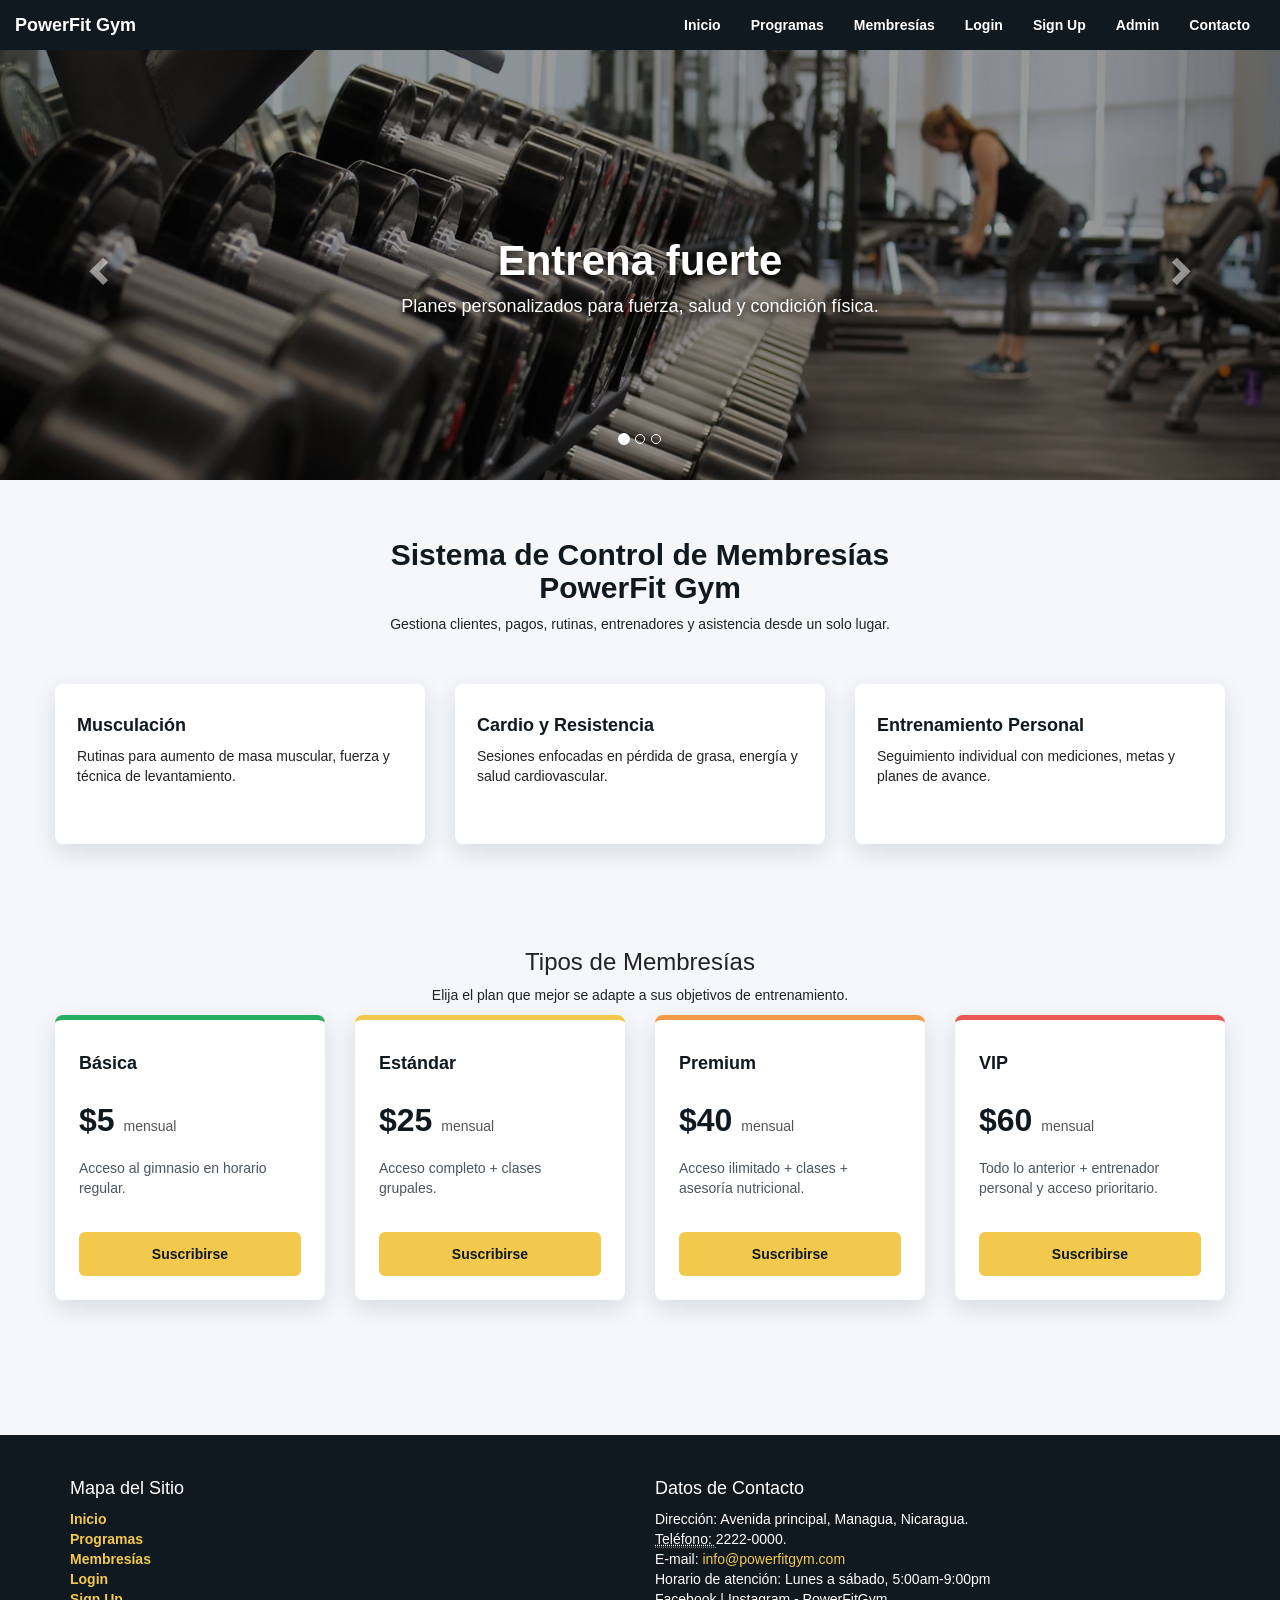
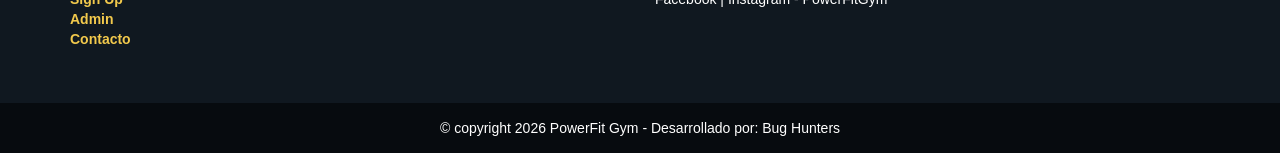
<file: index.html>
<!DOCTYPE html>
<html lang="es">
  <head>
    <meta charset="utf-8">
    <meta http-equiv="X-UA-Compatible" content="IE=edge">
    <meta name="viewport" content="width=device-width, initial-scale=1">
    <title>PowerFit Gym</title>

    <link rel="stylesheet" href="https://cdn.jsdelivr.net/npm/bootstrap@3.3.7/dist/css/bootstrap.min.css">
    <link rel="stylesheet" href="css/stilo.css">
  </head>

  <body>
    <!-- Inicio del menu de navegacion -->
    <nav class="navbar navbar-default menu">
      <div class="container-fluid">
        <div class="navbar-header">
          <button type="button" class="navbar-toggle collapsed" data-toggle="collapse" data-target="#defaultNavbar1" aria-controls="defaultNavbar1" aria-expanded="false">
            <span class="sr-only">Abrir navegaci&oacute;n</span>
            <span class="icon-bar"></span>
            <span class="icon-bar"></span>
            <span class="icon-bar"></span>
          </button>
          <a class="navbar-brand" href="#inicio">PowerFit Gym</a>
        </div>

        <div class="collapse navbar-collapse" id="defaultNavbar1">
          <ul class="nav navbar-nav navbar-right">
            <li><a href="#inicio">Inicio</a></li>
            <li><a href="#programas">Programas</a></li>
            <li><a href="#membresias">Membres&iacute;as</a></li>
            <li><a href="login/">Login</a></li>
            <li><a href="signup/">Sign Up</a></li>
            <li><a href="admin/">Admin</a></li>
            <li><a href="#contacto">Contacto</a></li>
          </ul>
        </div>
      </div>
    </nav>
    <!-- Fin del menu de navegacion -->

    <!-- Inicio del slider del banner -->
    <div id="inicio" class="carousel slide" data-ride="carousel">
      <ol class="carousel-indicators">
        <li data-target="#inicio" data-slide-to="0" class="active"></li>
        <li data-target="#inicio" data-slide-to="1"></li>
        <li data-target="#inicio" data-slide-to="2"></li>
      </ol>

      <div class="carousel-inner" role="listbox">
        <div class="item active">
          <img src="img/Espacio.avif" alt="&Aacute;rea de pesas del gimnasio" width="100%" class="center-block">
          <div class="carousel-caption">
            <h3>Entrena fuerte</h3>
            <p>Planes personalizados para fuerza, salud y condici&oacute;n f&iacute;sica.</p>
          </div>
        </div>

        <div class="item">
          <img src="img/Grupo.avif" alt="Clase grupal de entrenamiento" width="100%" class="center-block">
          <div class="carousel-caption">
            <h3>Clases grupales</h3>
            <p>Funcional, spinning, cardio, zumba y entrenamiento HIIT.</p>
          </div>
        </div>

        <div class="item">
          <img src="img/Ejemplo.avif" alt="Entrenamiento con entrenador personal" width="100%" class="center-block">
          <div class="carousel-caption">
            <h3>Asesor&iacute;a profesional</h3>
            <p>Entrenadores certificados para ayudarte a lograr tus metas.</p>
          </div>
        </div>
      </div>

      <a class="left carousel-control" href="#inicio" role="button" data-slide="prev">
        <span class="glyphicon glyphicon-chevron-left" aria-hidden="true"></span>
        <span class="sr-only">Anterior</span>
      </a>
      <a class="right carousel-control" href="#inicio" role="button" data-slide="next">
        <span class="glyphicon glyphicon-chevron-right" aria-hidden="true"></span>
        <span class="sr-only">Siguiente</span>
      </a>
    </div>
    <!-- Fin del slider del banner -->

    <!-- Contenido de la pagina -->
    <section class="container intro">
      <div class="row">
        <div class="col-md-8 col-md-offset-2 text-center">
          <h3>Sistema de Control de Membres&iacute;as<br>PowerFit Gym</h3>
          <p>Gestiona clientes, pagos, rutinas, entrenadores y asistencia desde un solo lugar.</p>
        </div>
      </div>
    </section>

    <section id="programas" class="container programas">
      <div class="row">
        <div class="col-md-4">
          <div class="programa">
            <h4>Musculaci&oacute;n</h4>
            <p>Rutinas para aumento de masa muscular, fuerza y t&eacute;cnica de levantamiento.</p>
          </div>
        </div>
        <div class="col-md-4">
          <div class="programa">
            <h4>Cardio y Resistencia</h4>
            <p>Sesiones enfocadas en p&eacute;rdida de grasa, energ&iacute;a y salud cardiovascular.</p>
          </div>
        </div>
        <div class="col-md-4">
          <div class="programa">
            <h4>Entrenamiento Personal</h4>
            <p>Seguimiento individual con mediciones, metas y planes de avance.</p>
          </div>
        </div>
      </div>
    </section>

    <section id="membresias" class="container membresias">
      <div class="row">
        <div class="col-md-8 col-md-offset-2 text-center">
          <h3>Tipos de Membres&iacute;as</h3>
          <p>Elija el plan que mejor se adapte a sus objetivos de entrenamiento.</p>
        </div>
      </div>

      <div class="row membresias-lista">
        <div class="col-md-3 col-sm-6">
          <div class="membresia membresia-basica">
            <h4>B&aacute;sica</h4>
            <p class="precio">$5 <span>mensual</span></p>
            <p>Acceso al gimnasio en horario regular.</p>
            <a href="signup/?membresia=basica" class="btn btn-suscripcion btn-block" data-membresia="basica">Suscribirse</a>
          </div>
        </div>

        <div class="col-md-3 col-sm-6">
          <div class="membresia membresia-estandar">
            <h4>Est&aacute;ndar</h4>
            <p class="precio">$25 <span>mensual</span></p>
            <p>Acceso completo + clases grupales.</p>
            <a href="signup/?membresia=estandar" class="btn btn-suscripcion btn-block" data-membresia="estandar">Suscribirse</a>
          </div>
        </div>

        <div class="col-md-3 col-sm-6">
          <div class="membresia membresia-premium destacada">
            <h4>Premium</h4>
            <p class="precio">$40 <span>mensual</span></p>
            <p>Acceso ilimitado + clases + asesor&iacute;a nutricional.</p>
            <a href="signup/?membresia=premium" class="btn btn-suscripcion btn-block" data-membresia="premium">Suscribirse</a>
          </div>
        </div>

        <div class="col-md-3 col-sm-6">
          <div class="membresia membresia-vip">
            <h4>VIP</h4>
            <p class="precio">$60 <span>mensual</span></p>
            <p>Todo lo anterior + entrenador personal y acceso prioritario.</p>
            <a href="signup/?membresia=vip" class="btn btn-suscripcion btn-block" data-membresia="vip">Suscribirse</a>
          </div>
        </div>
      </div>
    </section>

    <!-- Fin del contenido de la pagina -->

    <!-- Inicio pie de pagina -->
    <footer id="contacto">
      <section class="pie01">
        <div class="container">
          <div class="row">
            <div class="col-md-6">
              <h4>Mapa del Sitio</h4>
              <dl>
                <dt><a href="#inicio">Inicio</a></dt>
                <dt><a href="#programas">Programas</a></dt>
                <dt><a href="#membresias">Membres&iacute;as</a></dt>
                <dt><a href="login/">Login</a></dt>
                <dt><a href="signup/">Sign Up</a></dt>
                <dt><a href="admin/">Admin</a></dt>
                <dt><a href="#contacto">Contacto</a></dt>
              </dl>
            </div>

            <div class="col-md-6">
              <h4>Datos de Contacto</h4>
              <address>
                Direcci&oacute;n: Avenida principal, Managua, Nicaragua.<br>
                <abbr title="Tel&eacute;fono">Tel&eacute;fono: </abbr>2222-0000.<br>
                E-mail: <a href="mailto:info@powerfitgym.com">info@powerfitgym.com</a><br>
                Horario de atenci&oacute;n: Lunes a s&aacute;bado, 5:00am-9:00pm<br>
                Facebook | Instagram - PowerFitGym
              </address>
            </div>
          </div>
        </div>
      </section>

      <section class="pie02">
        <div class="container">
          &copy; copyright 2026 PowerFit Gym - Desarrollado por: Bug Hunters
        </div>
      </section>
    </footer>
    <!-- Fin pie de pagina -->

    <script src="https://code.jquery.com/jquery-1.11.3.min.js"></script>
    <script src="https://cdn.jsdelivr.net/npm/bootstrap@3.3.7/dist/js/bootstrap.min.js"></script>
    <script src="js/main.js"></script>
  </body>
</html>
</file>
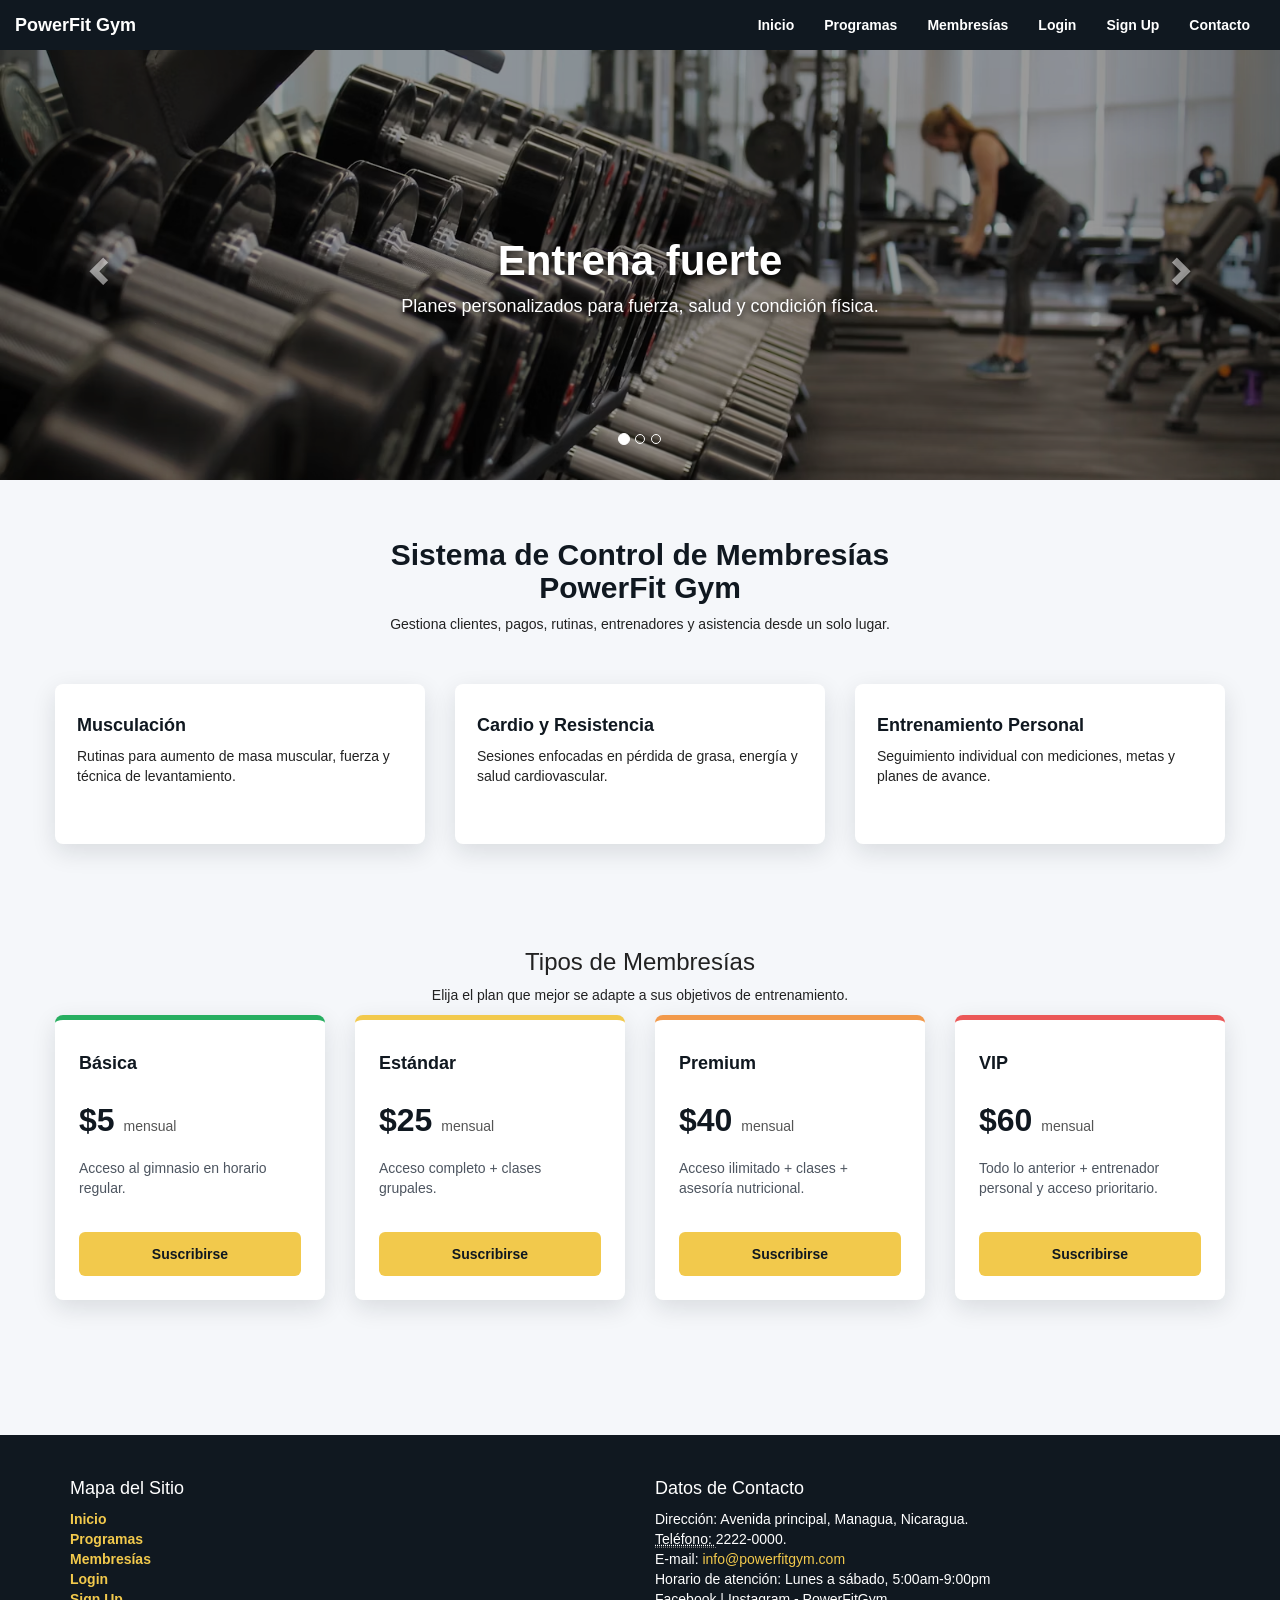
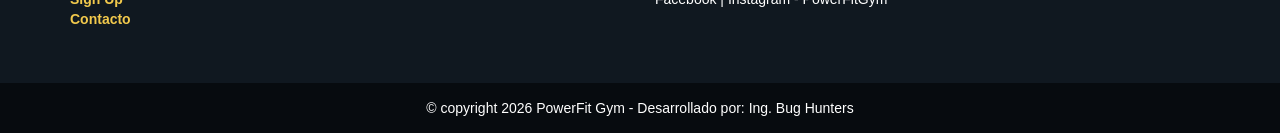
<file: docs/index.html>
<!DOCTYPE html>
<html lang="es">
  <head>
    <meta charset="utf-8">
    <meta http-equiv="X-UA-Compatible" content="IE=edge">
    <meta name="viewport" content="width=device-width, initial-scale=1">
    <title>PowerFit Gym</title>

    <link rel="stylesheet" href="https://cdn.jsdelivr.net/npm/bootstrap@3.3.7/dist/css/bootstrap.min.css">
    <link rel="stylesheet" href="css/stilo.css">
  </head>

  <body>
    <!-- Inicio del menu de navegacion -->
    <nav class="navbar navbar-default menu">
      <div class="container-fluid">
        <div class="navbar-header">
          <button type="button" class="navbar-toggle collapsed" data-toggle="collapse" data-target="#defaultNavbar1" aria-controls="defaultNavbar1" aria-expanded="false">
            <span class="sr-only">Abrir navegaci&oacute;n</span>
            <span class="icon-bar"></span>
            <span class="icon-bar"></span>
            <span class="icon-bar"></span>
          </button>
          <a class="navbar-brand" href="#inicio">PowerFit Gym</a>
        </div>

        <div class="collapse navbar-collapse" id="defaultNavbar1">
          <ul class="nav navbar-nav navbar-right">
            <li><a href="#inicio">Inicio</a></li>
            <li><a href="#programas">Programas</a></li>
            <li><a href="#membresias">Membres&iacute;as</a></li>
            <li><a href="login/">Login</a></li>
            <li><a href="signup/">Sign Up</a></li>
            <li><a href="#contacto">Contacto</a></li>
          </ul>
        </div>
      </div>
    </nav>
    <!-- Fin del menu de navegacion -->

    <!-- Inicio del slider del banner -->
    <div id="inicio" class="carousel slide" data-ride="carousel">
      <ol class="carousel-indicators">
        <li data-target="#inicio" data-slide-to="0" class="active"></li>
        <li data-target="#inicio" data-slide-to="1"></li>
        <li data-target="#inicio" data-slide-to="2"></li>
      </ol>

      <div class="carousel-inner" role="listbox">
        <div class="item active">
          <img src="img/Espacio.avif" alt="&Aacute;rea de pesas del gimnasio" width="100%" class="center-block">
          <div class="carousel-caption">
            <h3>Entrena fuerte</h3>
            <p>Planes personalizados para fuerza, salud y condici&oacute;n f&iacute;sica.</p>
          </div>
        </div>

        <div class="item">
          <img src="img/Grupo.avif" alt="Clase grupal de entrenamiento" width="100%" class="center-block">
          <div class="carousel-caption">
            <h3>Clases grupales</h3>
            <p>Funcional, spinning, cardio, zumba y entrenamiento HIIT.</p>
          </div>
        </div>

        <div class="item">
          <img src="img/Ejemplo.avif" alt="Entrenamiento con entrenador personal" width="100%" class="center-block">
          <div class="carousel-caption">
            <h3>Asesor&iacute;a profesional</h3>
            <p>Entrenadores certificados para ayudarte a lograr tus metas.</p>
          </div>
        </div>
      </div>

      <a class="left carousel-control" href="#inicio" role="button" data-slide="prev">
        <span class="glyphicon glyphicon-chevron-left" aria-hidden="true"></span>
        <span class="sr-only">Anterior</span>
      </a>
      <a class="right carousel-control" href="#inicio" role="button" data-slide="next">
        <span class="glyphicon glyphicon-chevron-right" aria-hidden="true"></span>
        <span class="sr-only">Siguiente</span>
      </a>
    </div>
    <!-- Fin del slider del banner -->

    <!-- Contenido de la pagina -->
    <section class="container intro">
      <div class="row">
        <div class="col-md-8 col-md-offset-2 text-center">
          <h3>Sistema de Control de Membres&iacute;as<br>PowerFit Gym</h3>
          <p>Gestiona clientes, pagos, rutinas, entrenadores y asistencia desde un solo lugar.</p>
        </div>
      </div>
    </section>

    <section id="programas" class="container programas">
      <div class="row">
        <div class="col-md-4">
          <div class="programa">
            <h4>Musculaci&oacute;n</h4>
            <p>Rutinas para aumento de masa muscular, fuerza y t&eacute;cnica de levantamiento.</p>
          </div>
        </div>
        <div class="col-md-4">
          <div class="programa">
            <h4>Cardio y Resistencia</h4>
            <p>Sesiones enfocadas en p&eacute;rdida de grasa, energ&iacute;a y salud cardiovascular.</p>
          </div>
        </div>
        <div class="col-md-4">
          <div class="programa">
            <h4>Entrenamiento Personal</h4>
            <p>Seguimiento individual con mediciones, metas y planes de avance.</p>
          </div>
        </div>
      </div>
    </section>

    <section id="membresias" class="container membresias">
      <div class="row">
        <div class="col-md-8 col-md-offset-2 text-center">
          <h3>Tipos de Membres&iacute;as</h3>
          <p>Elija el plan que mejor se adapte a sus objetivos de entrenamiento.</p>
        </div>
      </div>

      <div class="row membresias-lista">
        <div class="col-md-3 col-sm-6">
          <div class="membresia membresia-basica">
            <h4>B&aacute;sica</h4>
            <p class="precio">$5 <span>mensual</span></p>
            <p>Acceso al gimnasio en horario regular.</p>
            <a href="signup/?membresia=basica" class="btn btn-suscripcion btn-block" data-membresia="basica">Suscribirse</a>
          </div>
        </div>

        <div class="col-md-3 col-sm-6">
          <div class="membresia membresia-estandar">
            <h4>Est&aacute;ndar</h4>
            <p class="precio">$25 <span>mensual</span></p>
            <p>Acceso completo + clases grupales.</p>
            <a href="signup/?membresia=estandar" class="btn btn-suscripcion btn-block" data-membresia="estandar">Suscribirse</a>
          </div>
        </div>

        <div class="col-md-3 col-sm-6">
          <div class="membresia membresia-premium destacada">
            <h4>Premium</h4>
            <p class="precio">$40 <span>mensual</span></p>
            <p>Acceso ilimitado + clases + asesor&iacute;a nutricional.</p>
            <a href="signup/?membresia=premium" class="btn btn-suscripcion btn-block" data-membresia="premium">Suscribirse</a>
          </div>
        </div>

        <div class="col-md-3 col-sm-6">
          <div class="membresia membresia-vip">
            <h4>VIP</h4>
            <p class="precio">$60 <span>mensual</span></p>
            <p>Todo lo anterior + entrenador personal y acceso prioritario.</p>
            <a href="signup/?membresia=vip" class="btn btn-suscripcion btn-block" data-membresia="vip">Suscribirse</a>
          </div>
        </div>
      </div>
    </section>

    <!-- Fin del contenido de la pagina -->

    <!-- Inicio pie de pagina -->
    <footer id="contacto">
      <section class="pie01">
        <div class="container">
          <div class="row">
            <div class="col-md-6">
              <h4>Mapa del Sitio</h4>
              <dl>
                <dt><a href="#inicio">Inicio</a></dt>
                <dt><a href="#programas">Programas</a></dt>
                <dt><a href="#membresias">Membres&iacute;as</a></dt>
                <dt><a href="login/">Login</a></dt>
                <dt><a href="signup/">Sign Up</a></dt>
                <dt><a href="#contacto">Contacto</a></dt>
              </dl>
            </div>

            <div class="col-md-6">
              <h4>Datos de Contacto</h4>
              <address>
                Direcci&oacute;n: Avenida principal, Managua, Nicaragua.<br>
                <abbr title="Tel&eacute;fono">Tel&eacute;fono: </abbr>2222-0000.<br>
                E-mail: <a href="mailto:info@powerfitgym.com">info@powerfitgym.com</a><br>
                Horario de atenci&oacute;n: Lunes a s&aacute;bado, 5:00am-9:00pm<br>
                Facebook | Instagram - PowerFitGym
              </address>
            </div>
          </div>
        </div>
      </section>

      <section class="pie02">
        <div class="container">
          &copy; copyright 2026 PowerFit Gym - Desarrollado por: Ing.   Bug Hunters
        </div>
      </section>
    </footer>
    <!-- Fin pie de pagina -->

    <script src="https://code.jquery.com/jquery-1.11.3.min.js"></script>
    <script src="https://cdn.jsdelivr.net/npm/bootstrap@3.3.7/dist/js/bootstrap.min.js"></script>
    <script src="js/main.js"></script>
  </body>
</html>
</file>
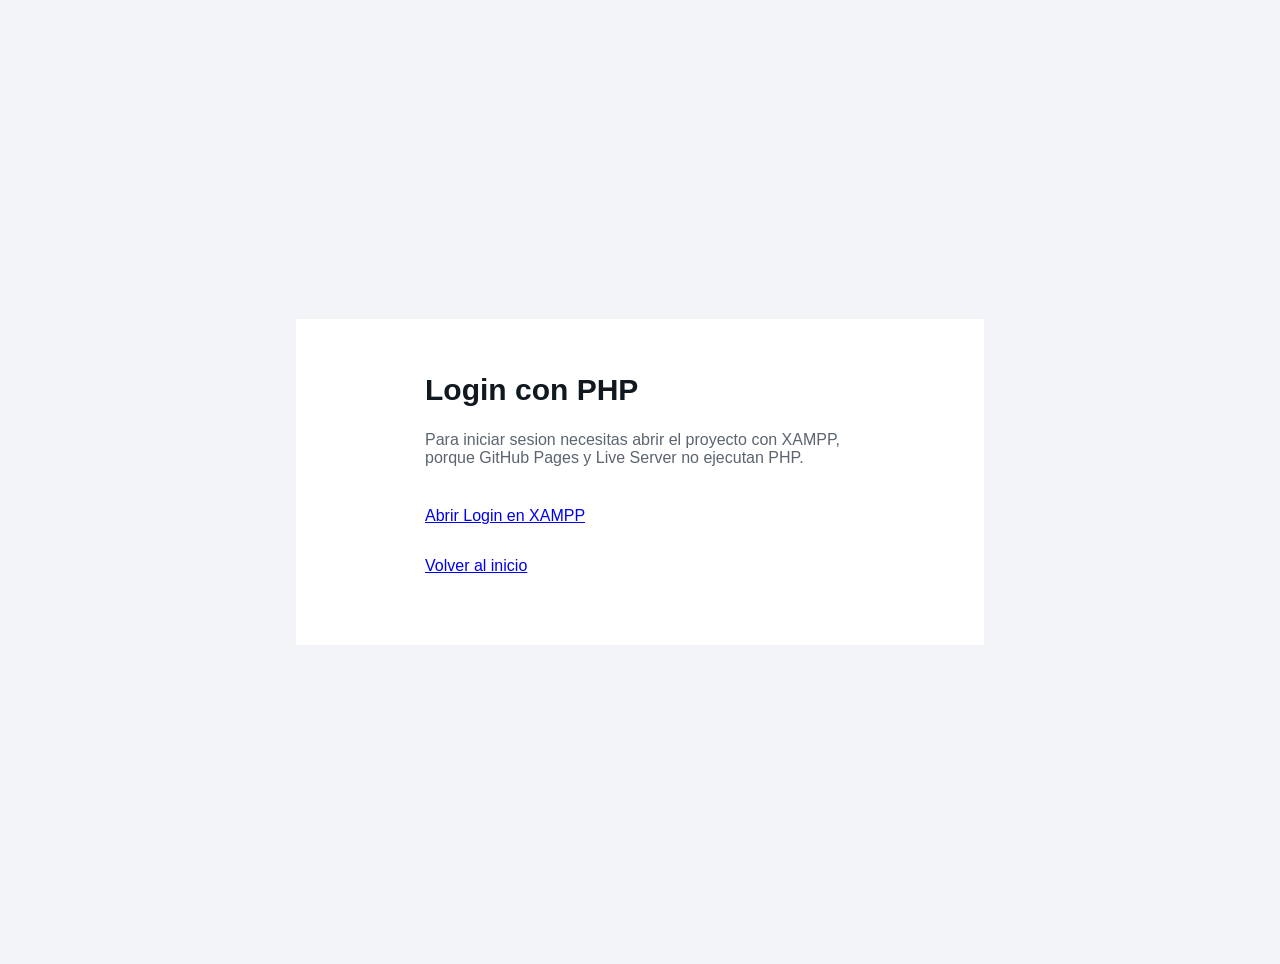
<file: login/index.html>
<!DOCTYPE html>
<html lang="es">
  <head>
    <meta charset="utf-8">
    <meta name="viewport" content="width=device-width, initial-scale=1">
    <title>Login - PowerFit Gym</title>
    <link rel="stylesheet" href="../css/stilo.css">
  </head>
  <body class="auth-page">
    <main class="auth-wrap auth-helper-wrap">
      <section class="auth-card auth-helper-card">
        <div class="auth-card-header">
          <h2>Login con PHP</h2>
          <p>Para iniciar sesion necesitas abrir el proyecto con XAMPP, porque GitHub Pages y Live Server no ejecutan PHP.</p>
        </div>
        <p><a id="xamppLink" href="http://127.0.0.1/gym-test/login/index.php">Abrir Login en XAMPP</a></p>
        <p><a href="../index.html">Volver al inicio</a></p>
      </section>
    </main>
    <script>
      var destino = "http://127.0.0.1/gym-test/login/index.php" + window.location.search;
      document.getElementById("xamppLink").href = destino;

      if ((location.hostname === "127.0.0.1" || location.hostname === "localhost") && location.port !== "") {
        window.location.replace(destino);
      }
    </script>
  </body>
</html>
</file>
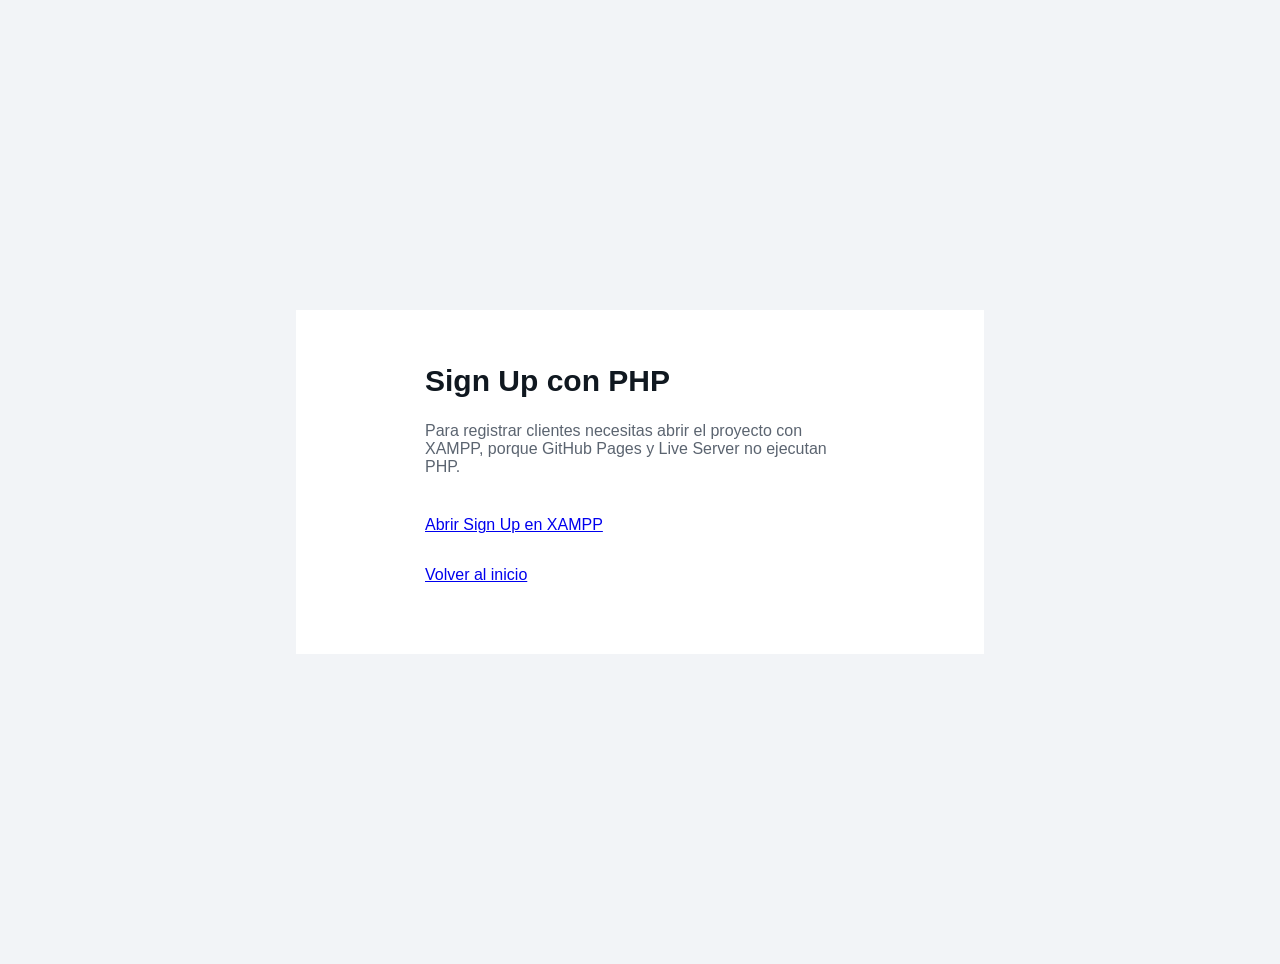
<file: signup/index.html>
<!DOCTYPE html>
<html lang="es">
  <head>
    <meta charset="utf-8">
    <meta name="viewport" content="width=device-width, initial-scale=1">
    <title>Sign Up - PowerFit Gym</title>
    <link rel="stylesheet" href="../css/stilo.css">
  </head>
  <body class="auth-page">
    <main class="auth-wrap auth-helper-wrap">
      <section class="auth-card auth-helper-card">
        <div class="auth-card-header">
          <h2>Sign Up con PHP</h2>
          <p>Para registrar clientes necesitas abrir el proyecto con XAMPP, porque GitHub Pages y Live Server no ejecutan PHP.</p>
        </div>
        <p><a id="xamppLink" href="http://127.0.0.1/gym-test/signup/index.php">Abrir Sign Up en XAMPP</a></p>
        <p><a href="../index.html">Volver al inicio</a></p>
      </section>
    </main>
    <script>
      var destino = "http://127.0.0.1/gym-test/signup/index.php" + window.location.search;
      document.getElementById("xamppLink").href = destino;

      if ((location.hostname === "127.0.0.1" || location.hostname === "localhost") && location.port !== "") {
        window.location.replace(destino);
      }
    </script>
  </body>
</html>
</file>
<file: css/stilo.css>
@charset "utf-8";

/* Estilos generales */
body {
  font-family: Arial, Helvetica, sans-serif;
  background: #f5f7fa;
  color: #222;
}

body.menu-is-fixed {
  padding-top: var(--menu-height, 52px);
}

/* Menu de navegacion */
.navbar {
  border: 0;
  border-radius: 0;
  margin-bottom: 0;
}

.navbar-default {
  background-color: #101820;
  box-shadow: 0 2px 8px rgba(0, 0, 0, 0.25);
}

.navbar-default .navbar-brand,
.navbar-default .navbar-nav > li > a {
  color: #fff;
  font-weight: 700;
}

.navbar-default .navbar-brand:hover,
.navbar-default .navbar-brand:focus,
.navbar-default .navbar-nav > li > a:hover,
.navbar-default .navbar-nav > li > a:focus {
  color: #f2c94c;
}

.navbar-default .navbar-toggle {
  border-color: #f2c94c;
}

.navbar-default .navbar-toggle:hover,
.navbar-default .navbar-toggle:focus {
  background-color: #182532;
}

.navbar-default .navbar-toggle .icon-bar {
  background-color: #f2c94c;
}

.navbar-default .navbar-collapse,
.navbar-default .navbar-form {
  border-color: #263544;
}

.navbar-default .navbar-nav > .active > a,
.navbar-default .navbar-nav > .active > a:hover,
.navbar-default .navbar-nav > .active > a:focus {
  color: #101820;
  background-color: #f2c94c;
}

.menu {
  transition: all ease 0.5s;
}

.menu-fixed {
  position: fixed;
  z-index: 1000;
  top: 0;
  left: 0;
  width: 100%;
  box-shadow: 0 4px 12px rgba(0, 0, 0, 0.35);
}

/* Slider */
.carousel-inner > .item > img {
  height: 430px;
  object-fit: cover;
  filter: brightness(60%);
}

.carousel-caption {
  bottom: 28%;
  text-shadow: 0 2px 6px rgba(0, 0, 0, 0.8);
}

.carousel-caption h3 {
  font-size: 42px;
  font-weight: 700;
}

.carousel-caption p {
  font-size: 18px;
}

/* Contenido */
#inicio,
#programas,
#membresias,
#contacto {
  scroll-margin-top: 70px;
}

.intro {
  padding: 38px 0 20px;
}

.intro h3 {
  color: #101820;
  font-size: 30px;
  font-weight: 700;
}

.login-box,
.programa,
.membresia {
  background: #fff;
  border-radius: 8px;
  box-shadow: 0 8px 24px rgba(16, 24, 32, 0.12);
}

.login-box {
  padding: 26px;
  margin-bottom: 42px;
}

.auth-page {
  min-height: 100vh;
  background: #f2f4f7;
}

.auth-wrap {
  display: flex;
  align-items: stretch;
  min-height: calc(100vh - 50px);
}

.auth-visual,
.auth-card {
  width: 50%;
}

.auth-visual {
  position: relative;
  display: flex;
  align-items: flex-end;
  min-height: 620px;
  padding: 58px;
  color: #fff;
  background:
    linear-gradient(180deg, rgba(16, 24, 32, 0.18), rgba(16, 24, 32, 0.88)),
    url("../img/Espacio.avif") center/cover;
}

.auth-visual-signup {
  background:
    linear-gradient(180deg, rgba(16, 24, 32, 0.2), rgba(16, 24, 32, 0.86)),
    url("../img/Grupo.avif") center/cover;
}

.auth-visual-content {
  max-width: 520px;
}

.auth-kicker {
  color: #f2c94c;
  font-weight: 700;
  margin-bottom: 12px;
  text-transform: uppercase;
}

.auth-visual h1 {
  font-size: 44px;
  font-weight: 700;
  line-height: 1.1;
  margin: 0 0 14px;
}

.auth-visual p {
  font-size: 17px;
}

.auth-card {
  display: flex;
  flex-direction: column;
  align-items: center;
  justify-content: center;
  padding: 54px 64px;
  background: #fff;
}

.auth-card > * {
  width: 100%;
  max-width: 430px;
}

.auth-helper-wrap {
  align-items: center;
  justify-content: center;
  min-height: 100vh;
  padding: 24px;
}

.auth-helper-card {
  width: 100%;
  max-width: 560px;
}

.auth-card-header {
  margin-bottom: 24px;
}

.auth-card h2 {
  color: #101820;
  font-size: 30px;
  font-weight: 700;
  margin-top: 0;
}

.auth-card-header p {
  color: #5b6470;
  margin-bottom: 0;
}

.auth-card label {
  color: #101820;
}

.auth-card .form-control {
  border-color: #c8d0d8;
  border-radius: 6px;
  box-shadow: none;
}

.auth-card .form-control:focus {
  border-color: #f2c94c;
  box-shadow: 0 0 0 3px rgba(242, 201, 76, 0.22);
}

.auth-card select.form-control {
  height: 46px;
}

.auth-card .glyphicon {
  margin-right: 6px;
}

.auth-switch {
  margin: 22px 0 0;
  text-align: center;
}

.auth-switch-secondary {
  margin-top: 10px;
}

.auth-switch a {
  color: #101820;
  font-weight: 700;
  text-decoration: underline;
}

.reset-link-box {
  background: #f6f8fa;
  border: 1px solid #dde4eb;
  border-radius: 8px;
  margin-bottom: 18px;
  padding: 14px;
}

.reset-link-box p {
  color: #69727d;
  font-size: 12px;
  font-weight: 700;
  margin-bottom: 6px;
  text-transform: uppercase;
}

.reset-link-box a {
  color: #101820;
  font-weight: 700;
  overflow-wrap: anywhere;
}

.btn-gym {
  background: #f2c94c;
  border-color: #f2c94c;
  color: #101820;
  font-weight: 700;
}

.btn-gym:hover,
.btn-gym:focus {
  background: #d9b43f;
  border-color: #d9b43f;
  color: #101820;
}

.btn-suscripcion {
  background: #f2c94c;
  border: 0;
  border-radius: 6px;
  color: #101820;
  font-weight: 700;
  margin-top: auto;
  padding: 12px 14px;
  transition: background-color 0.2s ease, transform 0.2s ease, box-shadow 0.2s ease;
}

.btn-suscripcion:hover,
.btn-suscripcion:focus {
  background: #d9b43f;
  box-shadow: 0 8px 18px rgba(16, 24, 32, 0.18);
  color: #101820;
  transform: translateY(-1px);
}

.programas {
  padding: 20px 0 45px;
}

.programa {
  min-height: 160px;
  padding: 22px;
  margin-bottom: 20px;
}

.programa h4 {
  color: #101820;
  font-weight: 700;
}

.membresias {
  padding: 20px 0 55px;
}

.membresias-lista {
  display: flex;
  flex-wrap: wrap;
}

.membresias-lista > [class*="col-"] {
  display: flex;
  float: none;
  width: 100%;
}

.membresia {
  display: flex;
  flex-direction: column;
  min-height: 285px;
  padding: 24px;
  margin-bottom: 20px;
  width: 100%;
  border-top: 5px solid #101820;
  transition: transform 0.2s ease, box-shadow 0.2s ease;
}

/* Colores por tipo de membresia */
.membresia-basica {
  border-top-color: #27ae60;
}

.membresia-estandar {
  border-top-color: #f2c94c;
}

.membresia-premium,
.membresia.destacada {
  border-top-color: #f2994a;
}

.membresia-vip {
  border-top-color: #eb5757;
}

.membresia:hover {
  box-shadow: 0 12px 28px rgba(16, 24, 32, 0.18);
  transform: translateY(-3px);
}

.membresia h4 {
  color: #101820;
  font-weight: 700;
}

.membresia > p:not(.precio) {
  color: #4d5560;
  margin-bottom: 22px;
}

.precio {
  color: #101820;
  font-size: 32px;
  font-weight: 700;
  margin: 14px 0;
}

.precio span {
  color: #555;
  font-size: 14px;
  font-weight: 400;
}

/* Dashboard de usuario */
.dashboard-page {
  background: #eef2f6;
}

.dashboard-wrap {
  min-height: calc(100vh - 50px);
}

.dashboard-hero {
  background:
    linear-gradient(90deg, rgba(16, 24, 32, 0.94), rgba(16, 24, 32, 0.74)),
    url("../img/Ejemplo.avif") center/cover;
  color: #fff;
  padding: 48px 0;
}

.dashboard-kicker,
.dashboard-card-header p,
.metric-card p {
  color: #69727d;
  font-size: 12px;
  font-weight: 700;
  letter-spacing: 0;
  margin-bottom: 6px;
  text-transform: uppercase;
}

.dashboard-kicker {
  color: #f2c94c;
}

.dashboard-hero h1 {
  font-size: 38px;
  font-weight: 700;
  margin: 0 0 10px;
}

.dashboard-hero p {
  font-size: 16px;
}

.dashboard-profile {
  align-items: center;
  background: rgba(255, 255, 255, 0.12);
  border: 1px solid rgba(255, 255, 255, 0.18);
  border-radius: 8px;
  display: flex;
  gap: 14px;
  margin-top: 10px;
  padding: 16px;
}

.dashboard-profile strong,
.dashboard-profile span {
  display: block;
}

.dashboard-profile span {
  color: #d8dee6;
  word-break: break-word;
}

.dashboard-avatar {
  align-items: center;
  background: #f2c94c;
  border-radius: 50%;
  color: #101820;
  display: flex;
  flex: 0 0 54px;
  font-size: 24px;
  font-weight: 700;
  height: 54px;
  justify-content: center;
  width: 54px;
}

.dashboard-content {
  padding-bottom: 46px;
  padding-top: 28px;
}

.dashboard-card {
  background: #fff;
  border: 1px solid #dde4eb;
  border-radius: 8px;
  box-shadow: 0 8px 22px rgba(16, 24, 32, 0.08);
  margin-bottom: 22px;
  padding: 22px;
}

.metric-card {
  min-height: 150px;
}

.metric-card > .glyphicon {
  color: #f2c94c;
  font-size: 24px;
  margin-bottom: 14px;
}

.metric-card h2 {
  color: #101820;
  font-size: 24px;
  font-weight: 700;
  margin: 0;
}

.metric-card .label {
  display: inline-block;
  font-size: 15px;
  padding: 8px 10px;
}

.dashboard-card-header {
  align-items: flex-start;
  display: flex;
  gap: 14px;
  justify-content: space-between;
  margin-bottom: 16px;
}

.dashboard-card-header h3 {
  color: #101820;
  font-size: 24px;
  font-weight: 700;
  margin: 0;
}

.dashboard-description {
  color: #4d5560;
  font-size: 16px;
  margin-bottom: 20px;
}

.membership-badge {
  border-radius: 999px;
  color: #101820;
  display: inline-block;
  font-size: 12px;
  font-weight: 700;
  padding: 8px 12px;
  white-space: nowrap;
}

.membership-basica {
  background: #dff5e8;
}

.membership-estandar {
  background: #fff1c2;
}

.membership-premium {
  background: #ffe2c7;
}

.membership-vip {
  background: #ffd7d7;
}

.membership-details {
  border-top: 1px solid #e4e9ef;
  display: grid;
  grid-template-columns: 180px 1fr;
  margin: 0 0 22px;
  padding-top: 16px;
}

.membership-details dt,
.membership-details dd {
  border-bottom: 1px solid #eef2f6;
  margin: 0;
  padding: 10px 0;
}

.membership-details dt {
  color: #69727d;
}

.membership-details dd {
  color: #101820;
  font-weight: 700;
  word-break: break-word;
}

.dashboard-actions {
  display: flex;
  flex-wrap: wrap;
  gap: 10px;
}

.dashboard-actions .glyphicon {
  margin-right: 6px;
}

.dashboard-list {
  list-style: none;
  margin: 0;
  padding: 0;
}

.dashboard-list li {
  align-items: flex-start;
  border-bottom: 1px solid #eef2f6;
  color: #39424e;
  display: flex;
  gap: 12px;
  padding: 14px 0;
}

.dashboard-list li:last-child {
  border-bottom: 0;
}

.dashboard-list .glyphicon {
  color: #f2c94c;
  margin-top: 2px;
}

/* Panel administrativo */
.admin-visual {
  background:
    linear-gradient(180deg, rgba(16, 24, 32, 0.2), rgba(16, 24, 32, 0.88)),
    url("../img/Espacio.avif") center/cover;
}

.admin-hero {
  background:
    linear-gradient(90deg, rgba(16, 24, 32, 0.96), rgba(16, 24, 32, 0.78)),
    url("../img/Grupo.avif") center/cover;
}

.admin-table-card {
  padding-bottom: 8px;
}

.admin-table {
  margin-bottom: 0;
}

.admin-table th {
  color: #101820;
  font-size: 12px;
  text-transform: uppercase;
}

.admin-table td {
  vertical-align: middle !important;
}

.admin-table td strong,
.admin-table td span {
  display: block;
}

.admin-table td span,
.admin-table small {
  color: #69727d;
}

.admin-user-form {
  display: grid;
  gap: 8px;
  grid-template-columns: minmax(120px, 1fr) minmax(120px, 1fr);
  min-width: 330px;
}

.admin-user-form .btn,
.admin-renew {
  grid-column: span 2;
}

.admin-renew {
  color: #39424e;
  font-size: 13px;
  font-weight: 400;
  margin: 0;
}

.admin-renew input {
  margin-right: 6px;
}

.admin-payment-form .form-group {
  margin-bottom: 14px;
}

.admin-payment-grid,
.payment-summary {
  display: grid;
  gap: 12px;
}

.admin-payment-grid {
  grid-template-columns: 1fr 1fr;
}

.payment-summary {
  grid-template-columns: repeat(3, 1fr);
}

.payment-summary > div {
  background: #f6f8fa;
  border: 1px solid #e4e9ef;
  border-radius: 8px;
  min-height: 118px;
  padding: 18px;
}

.payment-summary .glyphicon {
  color: #f2c94c;
  font-size: 22px;
  margin-bottom: 12px;
}

.payment-summary p {
  color: #69727d;
  font-size: 12px;
  font-weight: 700;
  margin-bottom: 6px;
  text-transform: uppercase;
}

.payment-summary strong {
  color: #101820;
  display: block;
  font-size: 24px;
}

.payment-details {
  border-top: 0;
  margin-bottom: 18px;
  padding-top: 0;
}

/* Pie de pagina */
footer {
  color: #fff;
}

.pie01 {
  background-color: #101820;
  margin-top: 60px;
  padding: 34px 0;
}

.pie01 a {
  color: #f2c94c;
}

.pie01 a:hover,
.pie01 a:focus {
  color: #fff;
}

.pie02 {
  background-color: #070b0f;
  padding: 15px;
  text-align: center;
}

@media only screen and (max-width: 900px) {
  .carousel-inner > .item > img {
    height: 320px;
  }

  .carousel-caption {
    bottom: 18%;
  }

  .carousel-caption h3 {
    font-size: 28px;
  }

  .carousel-caption p {
    font-size: 15px;
  }

  .auth-wrap {
    display: block;
    min-height: auto;
  }

  .auth-visual,
  .auth-card {
    width: 100%;
  }

  .auth-visual {
    min-height: 250px;
    padding: 32px 22px;
  }

  .auth-visual h1 {
    font-size: 30px;
  }

  .auth-visual p {
    font-size: 15px;
  }

  .auth-card {
    max-width: none;
    padding: 32px 22px 42px;
  }

  .auth-card h2 {
    font-size: 26px;
  }

  .dashboard-hero {
    padding: 34px 0;
  }

  .dashboard-hero h1 {
    font-size: 30px;
  }

  .dashboard-card-header,
  .dashboard-actions {
    display: block;
  }

  .dashboard-actions .btn {
    display: block;
    margin-bottom: 10px;
    width: 100%;
  }

  .membership-badge {
    margin-top: 12px;
    white-space: normal;
  }

  .membership-details {
    display: block;
  }

  .membership-details dt {
    border-bottom: 0;
    padding-bottom: 2px;
  }

  .membership-details dd {
    padding-top: 0;
  }

  .admin-login-wrap {
    display: block;
  }

  .admin-table-card {
    padding-left: 12px;
    padding-right: 12px;
  }

  .admin-user-form {
    min-width: 280px;
  }

  .admin-payment-grid,
  .payment-summary {
    grid-template-columns: 1fr;
  }
}

@media only screen and (min-width: 768px) {
  .membresias-lista > .col-sm-6 {
    width: 50%;
  }
}

@media only screen and (min-width: 992px) {
  .membresias-lista > .col-md-3 {
    width: 25%;
  }
}
</file>
<file: docs/css/stilo.css>
@charset "utf-8";

/* Estilos generales */
body {
  font-family: Arial, Helvetica, sans-serif;
  background: #f5f7fa;
  color: #222;
}

body.menu-is-fixed {
  padding-top: var(--menu-height, 52px);
}

/* Menu de navegacion */
.navbar {
  border: 0;
  border-radius: 0;
  margin-bottom: 0;
}

.navbar-default {
  background-color: #101820;
  box-shadow: 0 2px 8px rgba(0, 0, 0, 0.25);
}

.navbar-default .navbar-brand,
.navbar-default .navbar-nav > li > a {
  color: #fff;
  font-weight: 700;
}

.navbar-default .navbar-brand:hover,
.navbar-default .navbar-brand:focus,
.navbar-default .navbar-nav > li > a:hover,
.navbar-default .navbar-nav > li > a:focus {
  color: #f2c94c;
}

.navbar-default .navbar-toggle {
  border-color: #f2c94c;
}

.navbar-default .navbar-toggle:hover,
.navbar-default .navbar-toggle:focus {
  background-color: #182532;
}

.navbar-default .navbar-toggle .icon-bar {
  background-color: #f2c94c;
}

.navbar-default .navbar-collapse,
.navbar-default .navbar-form {
  border-color: #263544;
}

.navbar-default .navbar-nav > .active > a,
.navbar-default .navbar-nav > .active > a:hover,
.navbar-default .navbar-nav > .active > a:focus {
  color: #101820;
  background-color: #f2c94c;
}

.menu {
  transition: all ease 0.5s;
}

.menu-fixed {
  position: fixed;
  z-index: 1000;
  top: 0;
  left: 0;
  width: 100%;
  box-shadow: 0 4px 12px rgba(0, 0, 0, 0.35);
}

/* Slider */
.carousel-inner > .item > img {
  height: 430px;
  object-fit: cover;
  filter: brightness(60%);
}

.carousel-caption {
  bottom: 28%;
  text-shadow: 0 2px 6px rgba(0, 0, 0, 0.8);
}

.carousel-caption h3 {
  font-size: 42px;
  font-weight: 700;
}

.carousel-caption p {
  font-size: 18px;
}

/* Contenido */
#inicio,
#programas,
#membresias,
#contacto {
  scroll-margin-top: 70px;
}

.intro {
  padding: 38px 0 20px;
}

.intro h3 {
  color: #101820;
  font-size: 30px;
  font-weight: 700;
}

.login-box,
.programa,
.membresia {
  background: #fff;
  border-radius: 8px;
  box-shadow: 0 8px 24px rgba(16, 24, 32, 0.12);
}

.login-box {
  padding: 26px;
  margin-bottom: 42px;
}

.auth-page {
  min-height: 100vh;
  background: #f2f4f7;
}

.auth-wrap {
  display: flex;
  align-items: stretch;
  min-height: calc(100vh - 50px);
}

.auth-visual,
.auth-card {
  width: 50%;
}

.auth-visual {
  position: relative;
  display: flex;
  align-items: flex-end;
  min-height: 620px;
  padding: 58px;
  color: #fff;
  background:
    linear-gradient(180deg, rgba(16, 24, 32, 0.18), rgba(16, 24, 32, 0.88)),
    url("../img/Espacio.avif") center/cover;
}

.auth-visual-signup {
  background:
    linear-gradient(180deg, rgba(16, 24, 32, 0.2), rgba(16, 24, 32, 0.86)),
    url("../img/Grupo.avif") center/cover;
}

.auth-visual-content {
  max-width: 520px;
}

.auth-kicker {
  color: #f2c94c;
  font-weight: 700;
  margin-bottom: 12px;
  text-transform: uppercase;
}

.auth-visual h1 {
  font-size: 44px;
  font-weight: 700;
  line-height: 1.1;
  margin: 0 0 14px;
}

.auth-visual p {
  font-size: 17px;
}

.auth-card {
  display: flex;
  flex-direction: column;
  align-items: center;
  justify-content: center;
  padding: 54px 64px;
  background: #fff;
}

.auth-card > * {
  width: 100%;
  max-width: 430px;
}

.auth-helper-wrap {
  align-items: center;
  justify-content: center;
  min-height: 100vh;
  padding: 24px;
}

.auth-helper-card {
  width: 100%;
  max-width: 560px;
}

.auth-card-header {
  margin-bottom: 24px;
}

.auth-card h2 {
  color: #101820;
  font-size: 30px;
  font-weight: 700;
  margin-top: 0;
}

.auth-card-header p {
  color: #5b6470;
  margin-bottom: 0;
}

.auth-card label {
  color: #101820;
}

.auth-card .form-control {
  border-color: #c8d0d8;
  border-radius: 6px;
  box-shadow: none;
}

.auth-card .form-control:focus {
  border-color: #f2c94c;
  box-shadow: 0 0 0 3px rgba(242, 201, 76, 0.22);
}

.auth-card select.form-control {
  height: 46px;
}

.auth-card .glyphicon {
  margin-right: 6px;
}

.auth-switch {
  margin: 22px 0 0;
  text-align: center;
}

.auth-switch a {
  color: #101820;
  font-weight: 700;
  text-decoration: underline;
}

.btn-gym {
  background: #f2c94c;
  border-color: #f2c94c;
  color: #101820;
  font-weight: 700;
}

.btn-gym:hover,
.btn-gym:focus {
  background: #d9b43f;
  border-color: #d9b43f;
  color: #101820;
}

.btn-suscripcion {
  background: #f2c94c;
  border: 0;
  border-radius: 6px;
  color: #101820;
  font-weight: 700;
  margin-top: auto;
  padding: 12px 14px;
  transition: background-color 0.2s ease, transform 0.2s ease, box-shadow 0.2s ease;
}

.btn-suscripcion:hover,
.btn-suscripcion:focus {
  background: #d9b43f;
  box-shadow: 0 8px 18px rgba(16, 24, 32, 0.18);
  color: #101820;
  transform: translateY(-1px);
}

.programas {
  padding: 20px 0 45px;
}

.programa {
  min-height: 160px;
  padding: 22px;
  margin-bottom: 20px;
}

.programa h4 {
  color: #101820;
  font-weight: 700;
}

.membresias {
  padding: 20px 0 55px;
}

.membresias-lista {
  display: flex;
  flex-wrap: wrap;
}

.membresias-lista > [class*="col-"] {
  display: flex;
  float: none;
  width: 100%;
}

.membresia {
  display: flex;
  flex-direction: column;
  min-height: 285px;
  padding: 24px;
  margin-bottom: 20px;
  width: 100%;
  border-top: 5px solid #101820;
  transition: transform 0.2s ease, box-shadow 0.2s ease;
}

/* Colores por tipo de membresia */
.membresia-basica {
  border-top-color: #27ae60;
}

.membresia-estandar {
  border-top-color: #f2c94c;
}

.membresia-premium,
.membresia.destacada {
  border-top-color: #f2994a;
}

.membresia-vip {
  border-top-color: #eb5757;
}

.membresia:hover {
  box-shadow: 0 12px 28px rgba(16, 24, 32, 0.18);
  transform: translateY(-3px);
}

.membresia h4 {
  color: #101820;
  font-weight: 700;
}

.membresia > p:not(.precio) {
  color: #4d5560;
  margin-bottom: 22px;
}

.precio {
  color: #101820;
  font-size: 32px;
  font-weight: 700;
  margin: 14px 0;
}

.precio span {
  color: #555;
  font-size: 14px;
  font-weight: 400;
}

/* Pie de pagina */
footer {
  color: #fff;
}

.pie01 {
  background-color: #101820;
  margin-top: 60px;
  padding: 34px 0;
}

.pie01 a {
  color: #f2c94c;
}

.pie01 a:hover,
.pie01 a:focus {
  color: #fff;
}

.pie02 {
  background-color: #070b0f;
  padding: 15px;
  text-align: center;
}

@media only screen and (max-width: 900px) {
  .carousel-inner > .item > img {
    height: 320px;
  }

  .carousel-caption {
    bottom: 18%;
  }

  .carousel-caption h3 {
    font-size: 28px;
  }

  .carousel-caption p {
    font-size: 15px;
  }

  .auth-wrap {
    display: block;
    min-height: auto;
  }

  .auth-visual,
  .auth-card {
    width: 100%;
  }

  .auth-visual {
    min-height: 250px;
    padding: 32px 22px;
  }

  .auth-visual h1 {
    font-size: 30px;
  }

  .auth-visual p {
    font-size: 15px;
  }

  .auth-card {
    max-width: none;
    padding: 32px 22px 42px;
  }

  .auth-card h2 {
    font-size: 26px;
  }
}

@media only screen and (min-width: 768px) {
  .membresias-lista > .col-sm-6 {
    width: 50%;
  }
}

@media only screen and (min-width: 992px) {
  .membresias-lista > .col-md-3 {
    width: 25%;
  }
}
</file>
